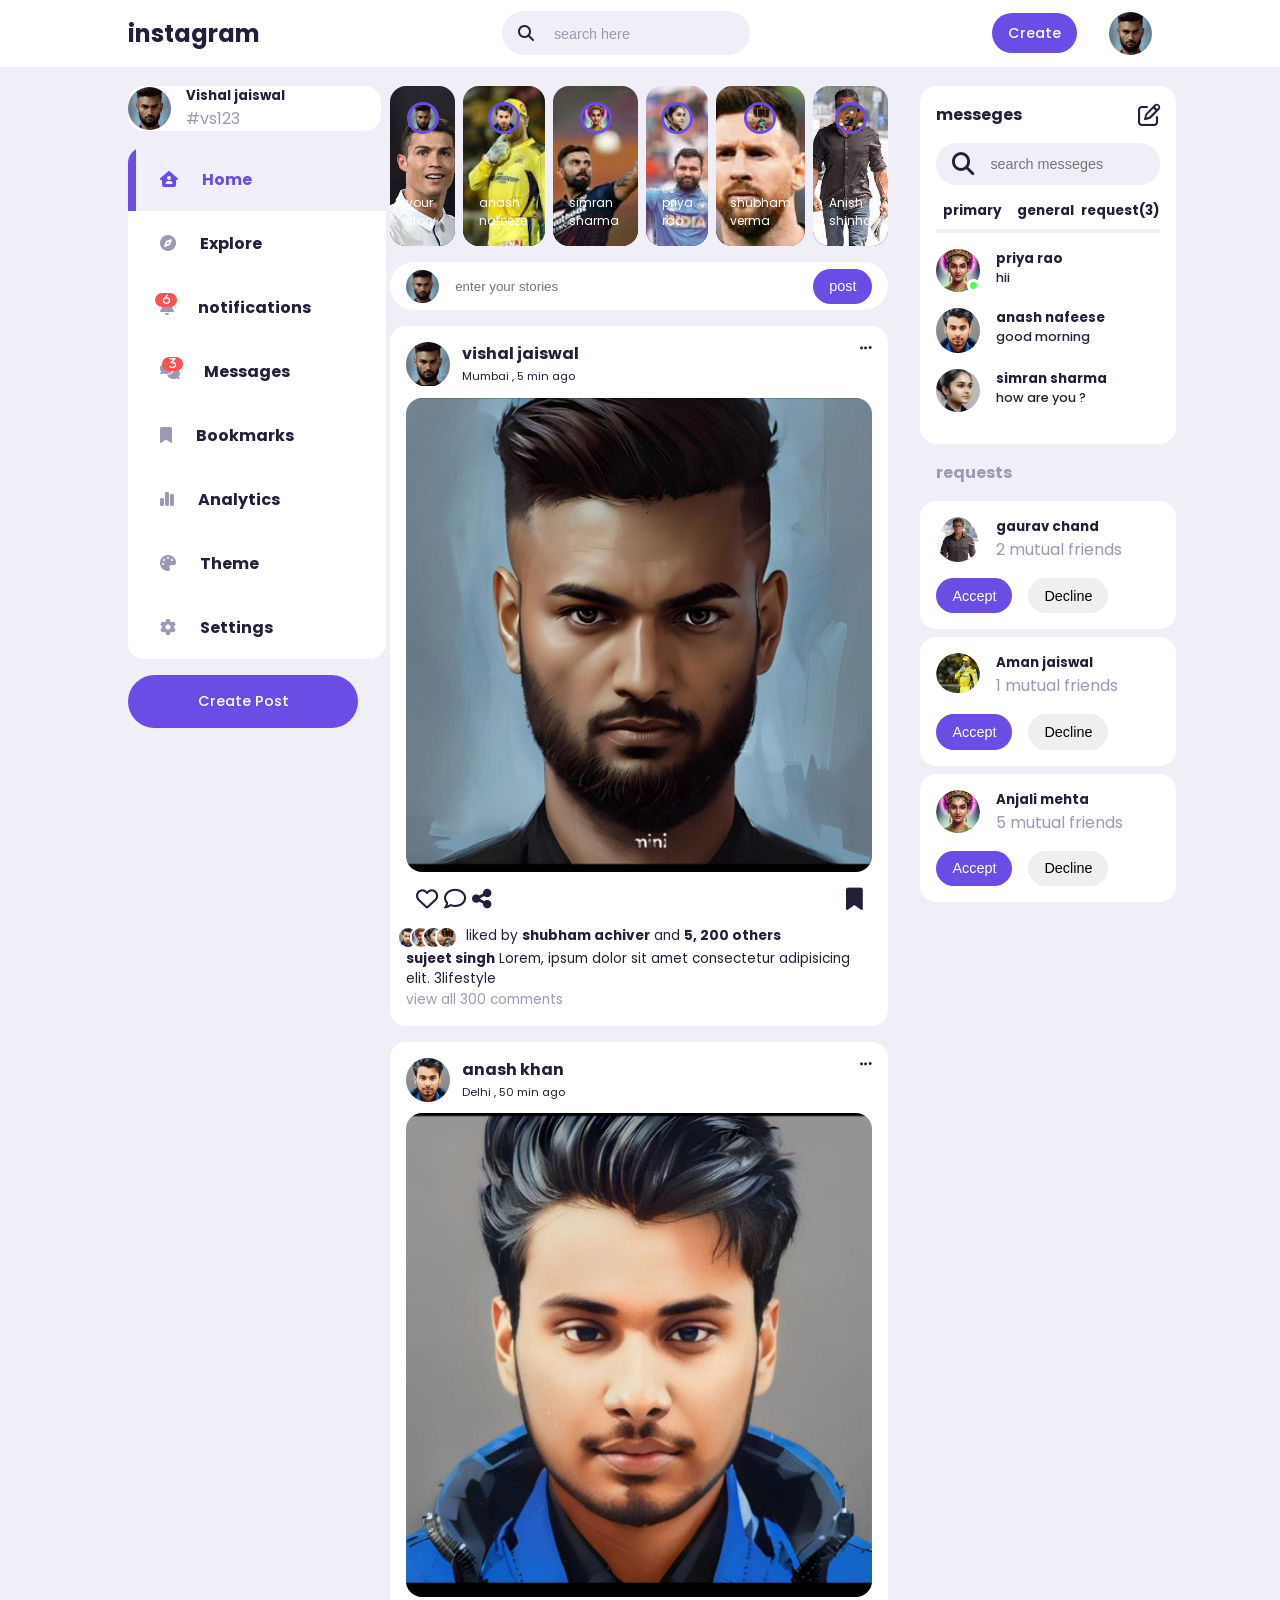
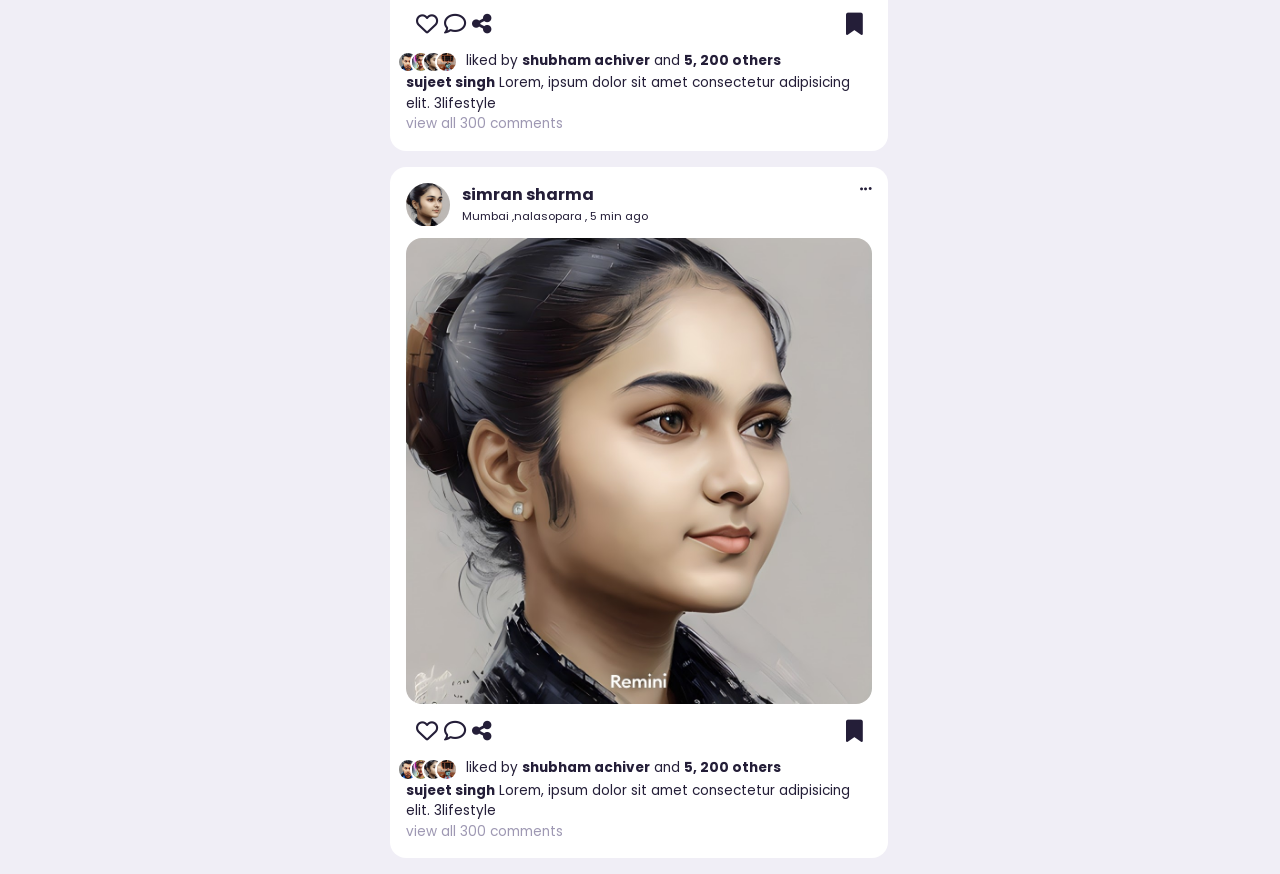
<file: social.html>
<!DOCTYPE html>
<html lang="en">
  <head>
    <meta charset="UTF-8" />
    <meta http-equiv="X-UA-Compatible" content="IE=edge" />
    <meta name="viewport" content="width=device-width, initial-scale=1.0" />
    <title>instagram website</title>
    <link rel="stylesheet" href="social.css" />
    <link
      rel="stylesheet"
      href="https://cdnjs.cloudflare.com/ajax/libs/font-awesome/6.2.1/css/all.min.css"
    />
  </head>
  <body>
    <nav>
      <div class="container">
        <div class="logo">
          <h2>instagram</h2>
        </div>
        <div class="search-bar">
          <i class="fa-solid fa-magnifying-glass"></i>
          <input
            type="search"
            name="search"
            id="search"
            placeholder="search here"
          />
        </div>
        <div class="create">
          <label class="btn btn-primary" for="#">Create</label>
          <div class="profile-picture">
            <img src="./photos/profile.jpeg" alt="profile" />
          </div>
        </div>
      </div>
    </nav>
    <!-- ==================MAIN================= -->
    <main>
      <div class="container">
        <!-- ========== LEFT ===========   -->
        <div class="left">
          <a class="profile">
            <div class="profile-picture">
              <img src="./photos/profile.jpeg" alt="" />
            </div>
            <div class="handle">
              <h5>Vishal jaiswal</h5>
              <p class="text-muted">#vs123</p>
            </div>
          </a>

          <!-- --------------SIDEBAR------------
                -->
          <div class="sidebar">
            <a class="menu-items active">
              <span><i class="fa-solid fa-house-user"></i></span>
              <h3>Home</h3>
            </a>
            <a class="menu-items">
              <span><i class="fa-solid fa-compass"></i></span>
              <h3>Explore</h3>
            </a>
            <a class="menu-items" id="notifications">
              <span
                ><i class="fa-solid fa-bell"
                  ><small class="notification-count">6</small></i
                ></span
              >
              <h3>notifications</h3>
              <!-- ============Notification POp-Up========== -->
              <div class="notifications-popup">
                <div>
                  <div class="profile-picture">
                    <img src="./photos/img4.jpeg" />
                  </div>
                  <div class="notification-body">
                    <b>Anish sinha</b> Accepted your friend request.
                    <small class="text-muted">2 DAYS AGO</small>
                  </div>
                </div>
                <div>
                  <div class="profile-picture">
                    <img src="./photos/img1.jpeg" />
                  </div>
                  <div class="notification-body">
                    <b>gaurav chand </b> Commented On your post.
                    <small class="text-muted">1 HOUR AGO</small>
                  </div>
                </div>
                <div>
                  <div class="profile-picture">
                    <img src="./photos/img3.jpeg" />
                  </div>
                  <div class="notification-body">
                    <b>priyanshu@rao</b> Liked Your Post.
                    <small class="text-muted">3 HOUR AGO</small>
                  </div>
                </div>
                <div>
                  <div class="profile-picture">
                    <img src="./photos/img2.jpeg" />
                  </div>
                  <div class="notification-body">
                    <b>sapna#kuswaha</b> and <b>301 others</b> liked your post.
                    <small class="text-muted"> 9 MINUTES AGO </small>
                  </div>
                </div>
                <div>
                  <div class="profile-picture">
                    <img src="./photos/img3.jpeg" />
                  </div>
                  <div class="notification-body">
                    <b>shubham verma</b> Started following you.
                    <small class="text-muted"> 5 MINUTES AGO </small>
                  </div>
                </div>
                <div>
                  <div class="profile-picture">
                    <img src="./photos/img4.jpeg" />
                  </div>
                  <div class="notification-body">
                    <b>sumit tikam</b> commented on your post your tagged.
                    <small class="text-muted"> 40 MINUTES AGO </small>
                  </div>
                </div>
              </div>

              <!-- ===============END OF NOTIFICATIONS CONTENT=================  -->
            </a>
            <a class="menu-items" id="messages-notification">
              <span
                ><i class="fa-solid fa-comments"
                  ><small class="notification-count">3</small></i
                ></span
              >
              <h3>Messages</h3>
            </a>
            <a class="menu-items">
              <span><i class="fa-solid fa-bookmark"></i></span>
              <h3>Bookmarks</h3>
            </a>
            <a class="menu-items">
              <span><i class="fa-solid fa-chart-simple"></i></span>
              <h3>Analytics</h3>
            </a>
            <a class="menu-items" id="theme">
              <i class="fa-solid fa-palette"></i>
              <h3>Theme</h3>
            </a>
            <a class="menu-items">
              <span><i class="fa-solid fa-gear"></i></span>
              <h3>Settings</h3>
            </a>
          </div>
          <!-- -------------------END OF SIDEBAR------------------>
          <label for="create-post" class="btn btn-primary">Create Post</label>
        </div>

        <!-- =======MIDDLE=======
             -->
        <div class="middle">
          <div class="stories">
            <div class="story">
              <div class="profile-picture">
                <img src="./photos/profile.jpeg" alt="" />
              </div>
              <p class="name">your story</p>
            </div>
            <div class="story">
              <div class="profile-picture">
                <img src="./photos/img1.jpeg" alt="" />
              </div>
              <p class="name">anash nafeeze</p>
            </div>
            <div class="story">
              <div class="profile-picture">
                <img src="./photos/img2.jpeg" alt="" />
              </div>
              <p class="name">simran sharma</p>
            </div>
            <div class="story">
              <div class="profile-picture">
                <img src="./photos/img3.jpeg" alt="" />
              </div>
              <p class="name">priya rao</p>
            </div>
            <div class="story">
              <div class="profile-picture">
                <img src="./photos/img4.jpeg" alt="" />
              </div>
              <p class="name">shubham verma</p>
            </div>
            <div class="story">
              <div class="profile-picture">
                <img src="./photos/virat.jpg" alt="" />
              </div>
              <p class="name">Anish shinha</p>
            </div>
          </div>
          <!-- =========end story======= -->
          <form class="create-post">
            <div class="profile-picture">
              <img src="./photos/profile.jpeg" alt="" />
            </div>
            <input type="text" name="" id="" placeholder="enter your stories" />
            <input type="submit" value="post" class="btn btn-primary" />
          </form>
          <!-- =====================feeds================ -->
          <div class="feeds">
            <!-- =====================feed1================ -->
            <div class="feed">
              <div class="head">
                <div class="user">
                  <div class="profile-picture">
                    <img src="./photos/profile.jpeg" alt="" />
                  </div>
                  <div class="ingo">
                    <h3>vishal jaiswal</h3>
                    <small>Mumbai , 5 min ago</small>
                  </div>
                </div>
                <span class="edit">
                  <i class="fa-solid fa-ellipsis"></i>
                </span>
              </div>

              <div class="photo">
                <img src="./photos/profile.jpeg" alt="" />
              </div>

              <div class="action-button">
                <div class="interaction-buttons">
                  <span><i class="fa-regular fa-heart"></i></span>
                  <span><i class="fa-regular fa-comment"></i></span>
                  <span><i class="fa-solid fa-share-nodes"></i></span>
                </div>
                <div class="bookmark">
                  <span>
                    <i class="fa-solid fa-bookmark"></i>
                  </span>
                </div>
              </div>
              <div class="like-by">
                <span><img src="./photos/img1.jpeg" alt="" /></span>
                <span><img src="./photos/img2.jpeg" alt="" /></span>
                <span><img src="./photos/img3.jpeg" alt="" /></span>
                <span><img src="./photos/img4.jpeg" alt="" /></span>
                <p>liked by <b>shubham achiver</b> and <b>5, 200 others</b></p>
              </div>
              <div class="caption">
                <p>
                  <b> sujeet singh</b> Lorem, ipsum dolor sit amet consectetur
                  adipisicing elit. <span class="harsh-tag">3lifestyle</span>
                </p>
              </div>
              <div class="comment text-muted">view all 300 comments</div>
            </div>
            <!-- ==============feeds end============= -->
            <!-- =====================feed1================ -->
            <div class="feed">
              <div class="head">
                <div class="user">
                  <div class="profile-picture">
                    <img src="./photos/img1.jpeg" alt="" />
                  </div>
                  <div class="ingo">
                    <h3>anash khan</h3>
                    <small>Delhi , 50 min ago</small>
                  </div>
                </div>
                <span class="edit">
                  <i class="fa-solid fa-ellipsis"></i>
                </span>
              </div>

              <div class="photo">
                <img src="./photos/img1.jpeg" alt="" />
              </div>

              <div class="action-button">
                <div class="interaction-buttons">
                  <span><i class="fa-regular fa-heart"></i></span>
                  <span><i class="fa-regular fa-comment"></i></span>
                  <span><i class="fa-solid fa-share-nodes"></i></span>
                </div>
                <div class="bookmark">
                  <span>
                    <i class="fa-solid fa-bookmark"></i>
                  </span>
                </div>
              </div>
              <div class="like-by">
                <span><img src="./photos/img1.jpeg" alt="" /></span>
                <span><img src="./photos/img2.jpeg" alt="" /></span>
                <span><img src="./photos/img3.jpeg" alt="" /></span>
                <span><img src="./photos/img4.jpeg" alt="" /></span>
                <p>liked by <b>shubham achiver</b> and <b>5, 200 others</b></p>
              </div>
              <div class="caption">
                <p>
                  <b> sujeet singh</b> Lorem, ipsum dolor sit amet consectetur
                  adipisicing elit. <span class="harsh-tag">3lifestyle</span>
                </p>
              </div>
              <div class="comment text-muted">view all 300 comments</div>
            </div>
            <!-- ==============feeds end============= -->

            <!-- =====================feed1================ -->
            <div class="feed">
              <div class="head">
                <div class="user">
                  <div class="profile-picture">
                    <img src="./photos/img3.jpeg" alt="" />
                  </div>
                  <div class="ingo">
                    <h3>simran sharma</h3>
                    <small>Mumbai ,nalasopara , 5 min ago</small>
                  </div>
                </div>
                <span class="edit">
                  <i class="fa-solid fa-ellipsis"></i>
                </span>
              </div>

              <div class="photo">
                <img src="./photos/img3.jpeg" alt="" />
              </div>

              <div class="action-button">
                <div class="interaction-buttons">
                  <span><i class="fa-regular fa-heart"></i></span>
                  <span><i class="fa-regular fa-comment"></i></span>
                  <span><i class="fa-solid fa-share-nodes"></i></span>
                </div>
                <div class="bookmark">
                  <span>
                    <i class="fa-solid fa-bookmark"></i>
                  </span>
                </div>
              </div>
              <div class="like-by">
                <span><img src="./photos/img1.jpeg" alt="" /></span>
                <span><img src="./photos/img2.jpeg" alt="" /></span>
                <span><img src="./photos/img3.jpeg" alt="" /></span>
                <span><img src="./photos/img4.jpeg" alt="" /></span>
                <p>liked by <b>shubham achiver</b> and <b>5, 200 others</b></p>
              </div>
              <div class="caption">
                <p>
                  <b> sujeet singh</b> Lorem, ipsum dolor sit amet consectetur
                  adipisicing elit. <span class="harsh-tag">3lifestyle</span>
                </p>
              </div>
              <div class="comment text-muted">view all 300 comments</div>
            </div>
            <!-- ==============feeds end============= -->
          </div>
        </div>
        <!-- =======RIGHT======== -->
        <div class="right">
          <div class="messeges">
            <div class="heading">
              <h4>messeges</h4>
              <i class="fa-regular fa-pen-to-square"></i>
            </div>
            <!-- ===========search-bar=========== -->
            <div class="search-bar">
              <i class="fa-solid fa-magnifying-glass"></i>
              <input
                type="search"
                name=""
                id="messege-search"
                placeholder="search messeges"
              />
            </div>
            <!-- =======================messeges================== -->
            <div class="category">
              <h6 class="active">primary</h6>
              <h6>general</h6>
              <h6 class="messege-requests">request(3)</h6>
            </div>
            <!-- ================messeges1============= -->
            <div class="messege">
              <div class="profile-picture">
                <img src="./photos/img2.jpeg" alt="" />
                <div class="active"></div>
              </div>
              <div class="messege-body">
                <h5>priya rao</h5>
                <p class="text-bold">hii</p>
              </div>
            </div>
            <div class="messege">
              <div class="profile-picture">
                <img src="./photos/img1.jpeg" alt="" />
              </div>
              <div class="messege-body">
                <h5>anash nafeese</h5>
                <p class="text-bold">good morning</p>
              </div>
            </div>
            <div class="messege">
              <div class="profile-picture">
                <img src="./photos/img3.jpeg" alt="" />
              </div>
              <div class="messege-body">
                <h5>simran sharma</h5>
                <p class="text-bold">how are you ?</p>
              </div>
            </div>
          </div>
          <!-- ======================friend request========== -->
          <div class="friend-requests">
            <h4>requests</h4>
            <div class="request">
              <div class="info">
                <div class="profile-picture">
                  <img src="./photos/stallone.jpg" alt="" />
                </div>
                <div>
                  <h5>gaurav chand</h5>
                  <p class="text-muted">2 mutual friends</p>
                </div>
              </div>
              <div class="action">
                <button class="btn btn-primary">Accept</button>
                <button class="btn btn-danger">Decline</button>
              </div>
            </div>
            <div class="request">
              <div class="info">
                <div class="profile-picture">
                  <img src="./photos/dhoni.jpg" alt="" />
                </div>
                <div>
                  <h5>Aman jaiswal</h5>
                  <p class="text-muted">1 mutual friends</p>
                </div>
              </div>
              <div class="action">
                <button class="btn btn-primary">Accept</button>
                <button class="btn btn-danger">Decline</button>
              </div>
            </div>
            <div class="request">
              <div class="info">
                <div class="profile-picture">
                  <img src="./photos/img2.jpeg" alt="" />
                </div>
                <div>
                  <h5>Anjali mehta</h5>
                  <p class="text-muted">5 mutual friends</p>
                </div>
              </div>
              <div class="action">
                <button class="btn btn-primary">Accept</button>
                <button class="btn btn-danger">Decline</button>
              </div>
            </div>
          </div>
        </div>
      </div>
    </main>
    <!-- =========================themes================= -->
    <div class="customize-theme">
      <div class="card">
        <h2>customize your view</h2>
        <p class="text-muted">manage your font size , color, and background</p>
        <!-- ===================font size================== -->
        <div class="font-size">
          <h4>font size</h4>
          <div>
            <h6>Aa</h6>
            <div class="choose-size">
              <span class="font-size-1"></span>
              <span class="font-size-2 active"></span>
              <span class="font-size-3"></span>
              <span class="font-size-4"></span>
              <span class="font-size-5"></span>
            </div>
            <h3>Aa</h3>
          </div>
        </div>

        <!-- ==============primary color================ -->
        <div class="color">
          <h4>color</h4>
          <div class="choose-color">
            <span class="color-1 active"></span>
            <span class="color-2"></span>
            <span class="color-3"></span>
            <span class="color-4"></span>
            <span class="color-5"></span>
          </div>
        </div>
        <!-- ==============background color=========== -->
        <div class="background">
          <h4>Background</h4>
          <div class="choose-bg">
            <div class="bg-1 active">
              <span></span>
              <h5 for="bg-1 ">light</h5>
            </div>
            <div class="bg-2">
              <span></span>
              <h5>dim</h5>
            </div>
            <div class="bg-3">
              <span></span>
              <h5 for="bg-3">light out</h5>
            </div>
          </div>
        </div>
      </div>
    </div>
  </body>
  <script src="./social.js"></script>
</html>
</file>
<file: social.css>
@import url("https://fonts.googleapis.com/css2?family=Poppins:ital,wght@0,300;0,400;0,500;0,600;1,800;1,900&display=swap");

html {
  scroll-behavior: smooth;
}
:root {
  --primary-color-hue: 252;
  --dark-color-lightness: 17%;
  --light-color-lightness: 95%;
  --white-color-lightness: 100%;

  --color-white: hsl(252, 30%, var(--white-color-lightness));
  --color-light: hsl(252, 30%, var(--light-color-lightness));
  --color-grey: hsl(var(--primary-color-hue), 15%, 65%);
  --color-primary: hsl(var(--primary-color-hue), 75%, 60%);
  --color-secondary: hsl(252, 100%, 90%);
  --color-success: hsl(120, 95%, 65%);
  --color-danger: hsl(0, 95%, 65%);
  --color-dark: hsl(252, 30%, var(--dark-color-lightness));
  --color-black: hsl(252, 30%, 10%);

  --border-radius: 2rem;
  --card-border-radius: 1rem;
  --btn-padding: 0.6rem 1rem;
  --search-padding: 0.6rem 1rem;
  --card-padding: 1rem;

  --sticky-top-left: 5.4rem;
  --sticky-top-right: -18rem;
}

* {
  margin: 0;
  padding: 0;
  outline: 0;
  box-sizing: border-box;
  text-decoration: none;
  list-style: none;
  border: none;
}
body {
  font-family: "Poppins", sans-serif;
  color: var(--color-dark);
  background: var(--color-light);
  overflow: scroll;
}
/* general styles */
.container {
  width: 80%;
  margin: 0 auto;
}
.profile-picture {
  width: 2.7rem;
  aspect-ratio: 1/1;
  border-radius: 50%;
  overflow: hidden;
}

img {
  display: block;
  width: 100%;
}
.btn {
  display: inline-block;
  padding: var(--btn-padding);
  font-weight: 500;
  border-radius: var(--border-radius);
  cursor: pointer;
  transition: all 300ms ease;
  font-size: 0.9rem;
}

.btn:hover {
  opacity: 0.6;
}

.btn-primary {
  background: var(--color-primary);
  color: var(--color-white);
}

.text-bold {
  font-weight: 500;
}

.text-muted {
  color: var(--color-grey);
}

/* ---------------------------------------------- */

nav {
  width: 100%;
  background-color: var(--color-white);
  padding: 0.7rem 0;
  position: fixed;
  top: 0;
  z-index: 10;
}

nav .container {
  display: flex;
  align-items: center;
  justify-content: space-between;
}

.search-bar {
  background: var(--color-light);
  border-radius: var(--border-radius);
  padding: var(--search-padding);
}

.search-bar input[type="search"] {
  background: transparent;
  width: 70%;
  margin-left: 1rem;
  font-size: 0.9rem;
  color: var(--color-dark);
}
nav .search-bar input[type="search"]::placeholder {
  color: var(--color-grey);
}

.create {
  display: flex;
  gap: 2rem;
  align-items: center;
}

/* ================== main ============== */
main {
  position: relative;
  top: 5.4rem;
}

main .container {
  display: grid;
  grid-template-columns: 18vw auto 20vw;
  column-gap: 2rem;
  position: relative;
}

main .container .left {
  /* width: fit-content; */
  height: max-content;
  position: sticky;
  top: var(--sticky-top-left);
  bottom: 0;
}

main .container .left .profile {
  padding: auto;
  background: var(--color-white);
  border-radius: var(--card-border-radius);
  display: flex;
  align-items: center;
  column-gap: 0.9rem;
  width: 110%;
}
.left .sidebar {
  margin-top: 1rem;
  width: 112%;
  background: var(--color-white);
  border-radius: var(--card-border-radius);
}
.left .sidebar .menu-items {
  display: flex;
  align-items: center;
  height: 4rem;
  cursor: pointer;
  position: relative;
  translate: all 300ms ease;
}
.left .sidebar .menu-items:hover {
  background: var(--color-light);
}
.left .sidebar i {
  color: var(--color-grey);
  margin-left: 2rem;
  position: relative;
}

.left .sidebar .notification-count {
  background: var(--color-danger);
  border-radius: 0.3pc;
  color: white;
  font-size: 0.7rem;
  width: fit-content;
  border-radius: 0.8rem;
  padding: 0.1rem 0.4rem;
  position: absolute;
  top: -0.4rem;
  right: -0.2rem;
}
.left .sidebar h3 {
  margin-left: 1.5rem;
  font-size: 1rem;
}

.left .sidebar .active {
  background: var(--color-light);
}
.left .sidebar .active i,
.left .sidebar .active h3 {
  color: var(--color-primary);
}

.left .sidebar .active::before {
  content: "";
  display: block;
  width: 0.5rem;
  height: 100%;
  position: absolute;
  background: var(--color-primary);
}

.left .sidebar .menu-items:first-child {
  border-top-left-radius: var(--card-border-radius);
  overflow: hidden;
}

.left .sidebar .menu-items:last-child .active {
  border-top-left-radius: var(--card-border-radius);
  overflow: hidden;
}
.left .btn {
  margin-top: 1rem;
  width: 100%;
  text-align: center;
  padding: 1rem 0;
}

/* =========================.notification popup======================= */

.left .notifications-popup {
  position: absolute;
  top: 0;
  left: 110%;
  width: 30rem;
  background: var(--color-white);
  border-radius: var(--card-border-radius);
  padding: var(--card-padding);
  box-shadow: 0 0 2rem hsl(var(--color-primary, 75%, 60%, 52%));
  z-index: 8;
  display: none;
}

.left .notifications-popup::before {
  content: "";
  width: 1.2rem;
  height: 1.2rem;
  display: block;
  background: var(--color-white);
  position: absolute;
  left: -0.6rem;
  transform: rotate(50deg);
}
.left .notifications-popup > div {
  display: flex;
  align-items: start;
  gap: 1rem;
  margin-bottom: 1rem;
}
.left .notifications-popup small {
  display: block;
}

/* ========================middle========================== */
.middle .stories {
  display: flex;
  justify-content: space-between;
  height: 10rem;
  gap: 0.5rem;
  /* background: var(--color-secondary); */
}
.middle .stories .story {
  padding: var(--card-padding);
  border-radius: var(--card-border-radius);
  display: flex;
  flex-direction: column;
  justify-content: space-between;
  align-items: center;
  color: white;
  font-size: 0.75rem;
  width: fit-content;
  background: rgb(250, 2, 2);
  position: relative;
  overflow: hidden;
  /* gap: 0.5rem; */
}

.middle .stories .story ::before {
  content: "";
  display: block;
  width: 100%;
  height: 5rem;
  background: linear-gradient(transparent, rgba(0 0 0 0.75));
  position: absolute;
  bottom: 0;
}

.middle .stories .story .name {
  z-index: 2;
}

.middle .stories .story:nth-child(1) {
  background-image: url(./photos/ronaldo.jpg);
  background-size: cover;
  background-repeat: no-repeat;
  background-position: 75%;
}
.middle .stories .story:nth-child(2) {
  background-image: url(./photos/dhoni.jpg);
  background-size: cover;
  background-repeat: no-repeat;
  background-position: 75%;
}
.middle .stories .story:nth-child(3) {
  background-image: url(./photos/virat.jpg);
  background-size: cover;
  background-repeat: no-repeat;
  background-position: 45%;
}
.middle .stories .story:nth-child(4) {
  background-image: url(./photos/rohit.jpg);
  background-size: cover;
  background-repeat: no-repeat;
  background-position: 45%;
}
.middle .stories .story:nth-child(5) {
  background-image: url(./photos/messi.jpg);
  background-size: cover;
  background-repeat: no-repeat;
  background-position: 75%;
}
.middle .stories .story:nth-child(6) {
  background-image: url(./photos/stallone.jpg);
  background-size: cover;
  background-repeat: no-repeat;
  background-position: 75%;
}

.middle .stories .story::before {
  content: "";
  display: block;
  width: 100%;
  height: 5rem;
  background-color: black;
  position: absolute;
  bottom: 0;
  z-index: -1;
}

.middle .story .profile-picture {
  width: 2rem;
  height: 2rem;
  align-items: start;
  border: 3px solid var(--color-primary);
}

.middle .create-post {
  width: 100%;
  display: flex;
  align-items: center;
  justify-content: space-between;
  margin-top: 1rem;
  background: var(--color-white);
  padding: 0.4rem var(--card-padding);
  border-radius: var(--border-radius);
}

.middle .create-post input[type="text"] {
  justify-self: start;
  width: 100%;
  padding-left: 1rem;
  background: transparent;
  color: var(--color-dark);
  margin-right: 1rem;
}

/* ========================feeds============================= */

.middle .feeds .feed {
  background: var(--color-white);
  border-radius: var(--card-border-radius);
  padding: var(--card-padding);
  margin: 1rem 0;
  font-size: 0.85rem;
  line-height: 1.5;
}

.middle .feeds .feed .edit i {
  display: flex;
  align-items: end;
}

.middle .feed .head {
  display: flex;
  justify-content: space-between;
}

.middle .feed .user {
  display: flex;
  gap: 0.8rem;
}

.middle .feed .photo {
  border-radius: var(--card-border-radius);
  overflow: hidden;
  margin: 0.7rem 0;
}

.middle .feed .action-button {
  display: flex;
  justify-content: space-between;
  align-items: center;
  font-size: 1.4rem;
  margin: 0.6rem;
}

.middle .like-by {
  display: flex;
}

.middle .feed .like-by span {
  width: 1.4rem;
  height: 1.4rem;
  display: block;
  border-radius: 50%;
  overflow: hidden;
  border: 2px solid var(--color-white);
  margin-left: -0.6rem;
}

.middle .feed .like-by span :first-child {
  margin: 0;
}

.middle .feed .like-by p {
  margin-left: 0.5rem;
}

/* ===============================right=================== */
main .container .right {
  height: max-content;
  position: sticky;
  top: var(--sticky-top-right);
  bottom: 0;
}

.right .messeges {
  background: var(--color-white);
  border-radius: var(--card-border-radius);
  padding: var(--card-padding);
}

.right .messeges .heading {
  display: flex;
  align-items: center;
  justify-content: space-between;
  margin-bottom: 1rem;
}
.right .messeges i {
  font-size: 1.4rem;
}

.right .messeges .search-bar {
  display: flex;
  margin-bottom: 1rem;
}

.right .messeges .category {
  display: flex;
  justify-content: space-between;
  margin-bottom: 1rem;
}

.right .messeges .category h6 {
  width: 100%;
  text-align: center;
  border-bottom: 4px solid var(--color-light);
  padding-bottom: 0.5rem;
  font-size: 0.85rem;
  /* cursor: pointer; */
}

/* .right .messeges .category .active { */
/* border-color: var(--color-dark); */
/* } */

.right .messeges .category :hover {
  border-color: var(--color-dark);
  cursor: pointer;
}

.right .messeges .messege-requests {
  color: var(--color-dark);
}

.right .messeges .messege {
  display: flex;
  gap: 1rem;
  margin-bottom: 1rem;
  align-items: start;
}

.right .messege .profile-picture {
  position: relative;
  overflow: visible;
}

.right .profile-picture img {
  border-radius: 50%;
}

.right .messeges .category :last-child {
  margin: 0;
}

.right .messeges .messege p {
  font-size: 0.8rem;
}

.right .messeges .messege .profile-picture .active {
  width: 0.8rem;
  height: 0.8rem;
  border-radius: 50%;
  border: 3px solid var(--color-white);
  background: var(--color-success);
  position: absolute;
  bottom: 0;
  right: 0;
}

/* ==============================friend request================= */
.right .friend-requests {
  margin-top: 1rem;
}
.right .friend-requests h4 {
  color: var(--color-grey);
  margin: 1rem;
}

.right .request {
  background: var(--color-white);
  padding: var(--card-padding);
  border-radius: var(--card-border-radius);
  margin-bottom: 0.5rem;
}

.right .request .info {
  display: flex;
  gap: 1rem;
  margin-bottom: 1rem;
}

.right .request .action {
  display: flex;
  gap: 1rem;
}
/* =========================customization================ */
.customize-theme {
  background: rgba(255, 255, 255, 0.5);
  width: 100vw;
  height: 100vh;
  position: fixed;
  top: 0;
  left: 0;
  z-index: 100;
  display: grid;
  font-size: 0.9rem;
  text-align: center;
  place-items: center;
  display: none;
}

.customize-theme .card {
  background: var(--color-white);
  padding: 3rem;
  border-radius: var(--card-border-radius);
  width: 50%;
  box-shadow: 0 0 1rem var(--color-primary);
}

/* ==================font size============ */
.customize-theme .font-size {
  margin-top: 5rem;
}

.customize-theme .font-size div {
  display: flex;
  justify-content: space-between;
  align-items: center;
  background: var(--color-light);
  padding: var(--search-padding);
  border-radius: var(--card-border-radius);
}

.customize-theme .choose-size {
  background: var(--color-secondary);
  height: 0.3rem;
  width: 100%;
  margin: 0.1rem;
  display: flex;
  justify-content: space-between;
  align-items: center;
}
.customize-theme .choose-size span {
  width: 1rem;
  height: 1rem;
  background: var(--color-secondary);
  border-radius: 50%;
  cursor: pointer;
}

.customize-theme .choose-size .active {
  background: var(--color-primary);
}

/* ------------------font size------------ */
.customize-theme .color {
  margin-top: 2rem;
}

.customize-theme .choose-color {
  background: var(--color-light);
  padding: var(--search-padding);
  border-radius: var(--card-border-radius);
  display: flex;
  align-items: center;
  justify-content: space-between;
}

.customize-theme .choose-color span {
  width: 2.2rem;
  height: 2.2rem;
  border-radius: 50%;
  cursor: pointer;
}

.customize-theme .choose-color span:nth-child(1) {
  background: hsl(252, 75%, 60%);
}
.customize-theme .choose-color span:nth-child(2) {
  background: hsl(52, 75%, 65%);
}
.customize-theme .choose-color span:nth-child(3) {
  background: hsl(352, 95%, 65%);
}
.customize-theme .choose-color span:nth-child(4) {
  background: hsl(152, 90%, 10%);
}
.customize-theme .choose-color span:nth-child(5) {
  background: hsl(202, 95%, 65%);
}

.customize-theme .choose-color span.active {
  margin-top: 2rem;
}

/* ================Background=================== */

.customize-theme .background {
  margin: 2rem;
}

.customize-theme .choose-bg {
  display: flex;
  justify-content: space-between;
  text-transform: capitalize;
  align-items: center;
  gap: 1.5rem;
}

.customize-theme .choose-bg > div {
  padding: var(--card-padding);
  width: 100%;
  display: flex;
  align-items: center;
  font-size: 1rem;
  font-weight: bold;
  border-radius: 0.4rem;
  cursor: pointer;
}

/* .customize-theme .choose-bg > div .active {
  border: 2px solid var(--color-primary);
} */

.customize-theme .choose-bg .bg-1 {
  background-color: white;
  color: black;
  border: 1px solid var(--color-primary);
}

.customize-theme .choose-bg .bg-2 {
  background-color: hsl(252, 30%, 17%);
  color: white;
  border: 1px solid var(--color-primary);
}
.customize-theme .choose-bg .bg-3 {
  background-color: hsl(352, 90%, 10%);
  color: white;
  border: 1px solid var(--color-primary);
}

.customize-theme .choose-bg > div span {
  width: 2rem;
  height: 2rem;
  border: 2px solid var(--color-grey);
  border-radius: 50%;
  margin-right: 0.5rem;
}

/* ================media query================ */
@media screen and (max-width: 1200px) {
  .container {
    width: 100%;
  }
  main .container {
    grid-template-columns: 5rem auto 30vw;
    gap: 1rem;
  }
  .left {
    width: 3.2rem;
    z-index: 5;
  }
  main .container .left .profile {
    display: none;
  }
  .sidebar h3 {
    display: none;
  }
  .left .btn {
    display: none;
  }
  .background .choose-bg {
    display: flex;
    justify-content: space-evenly;
  }
}

@media screen and (max-width: 992px) {
  nav .search-bar {
    display: none;
  }
  .customize-theme .card {
    width: 80%;
  }
  main .container {
    grid-template-columns: 0 auto 5rem;
    gap: 0;
  }
  main .container .left {
    grid-column: 3/4;
    position: fixed;
    bottom: 0;
    right: 0;
  }

  /* =====================notification================= */

  .left .notifications-popup {
    position: absolute;
    left: -20rem;
    width: 20rem;
  }
  .left .notifications-popup::before {
    position: absolute;
    top: 1.3rem;
    left: calc(20re -0.6rem);
    display: block;
  }
  /* main .container .left .sidebar > div h3 {
    display: none;
  } */
  main .container .middle {
    grid-column: 1/3;
  }
  main .container .right {
    display: none;
  }
}
</file>
